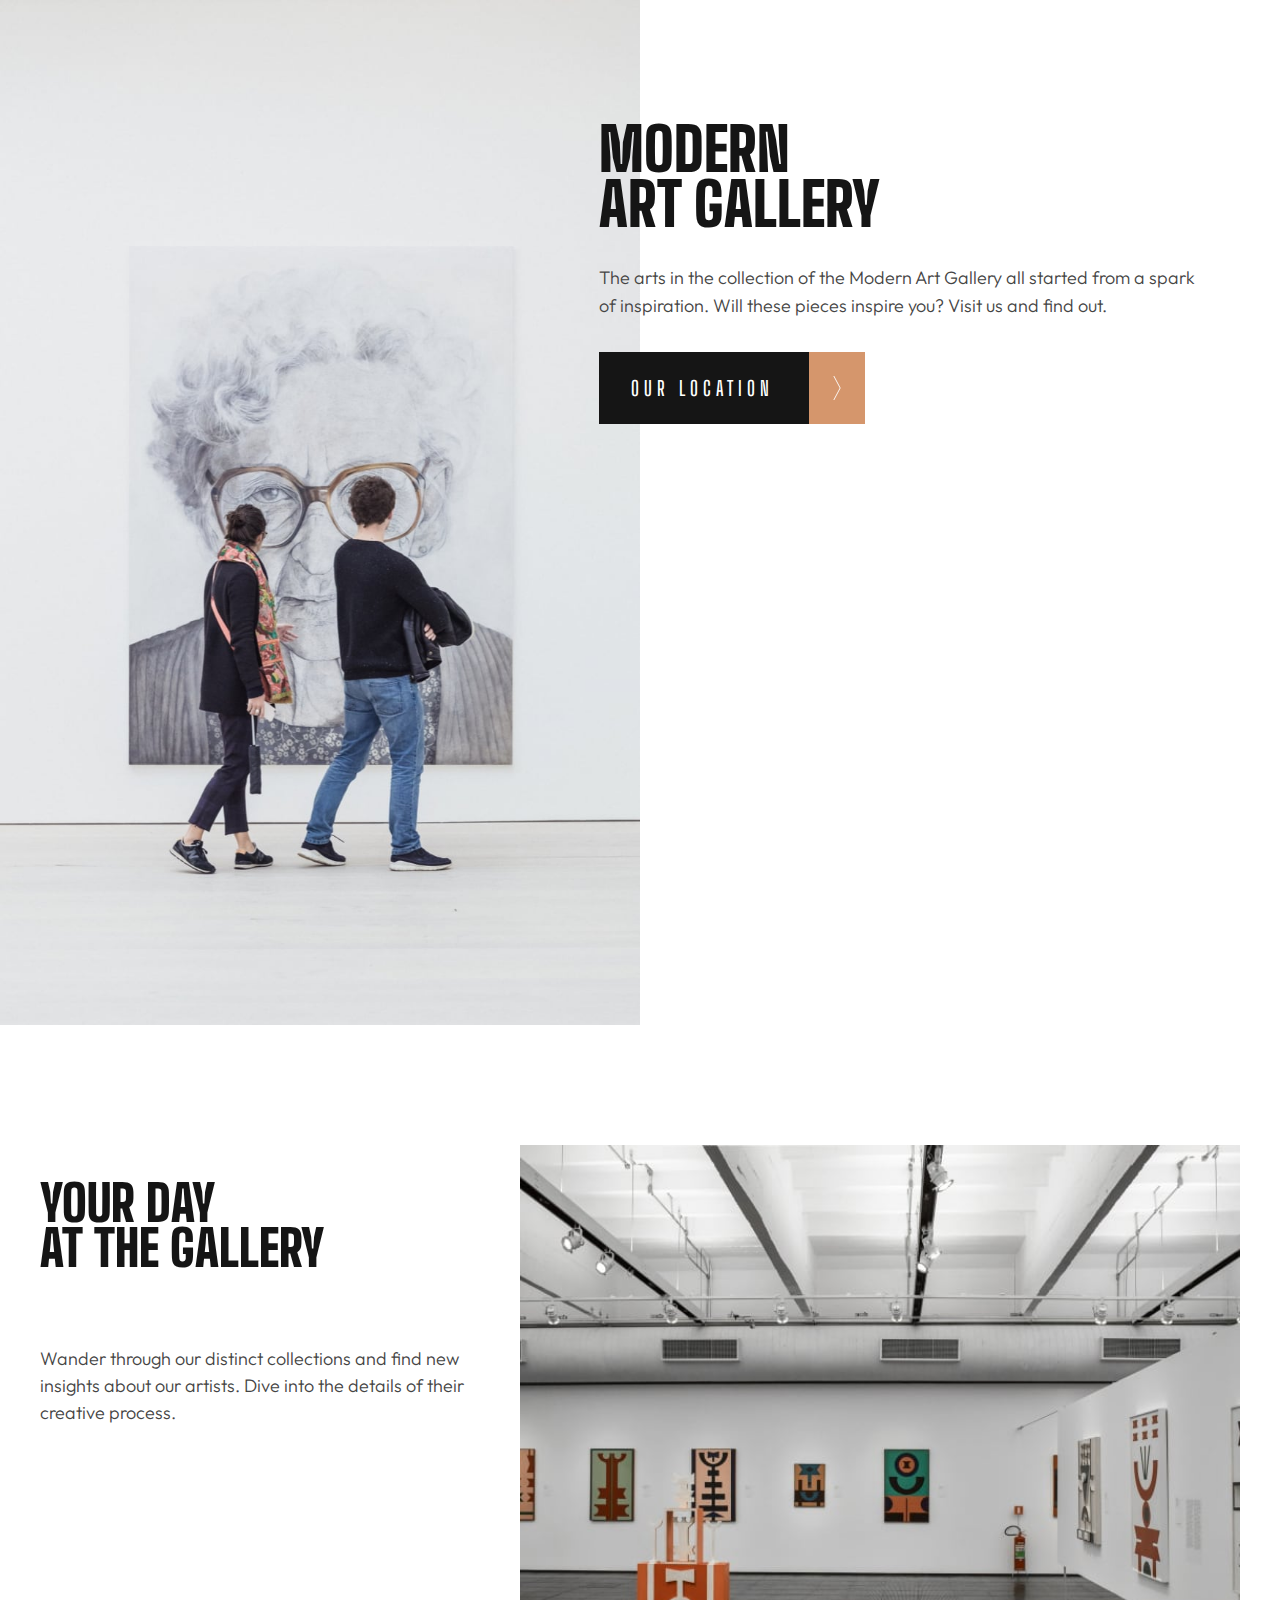
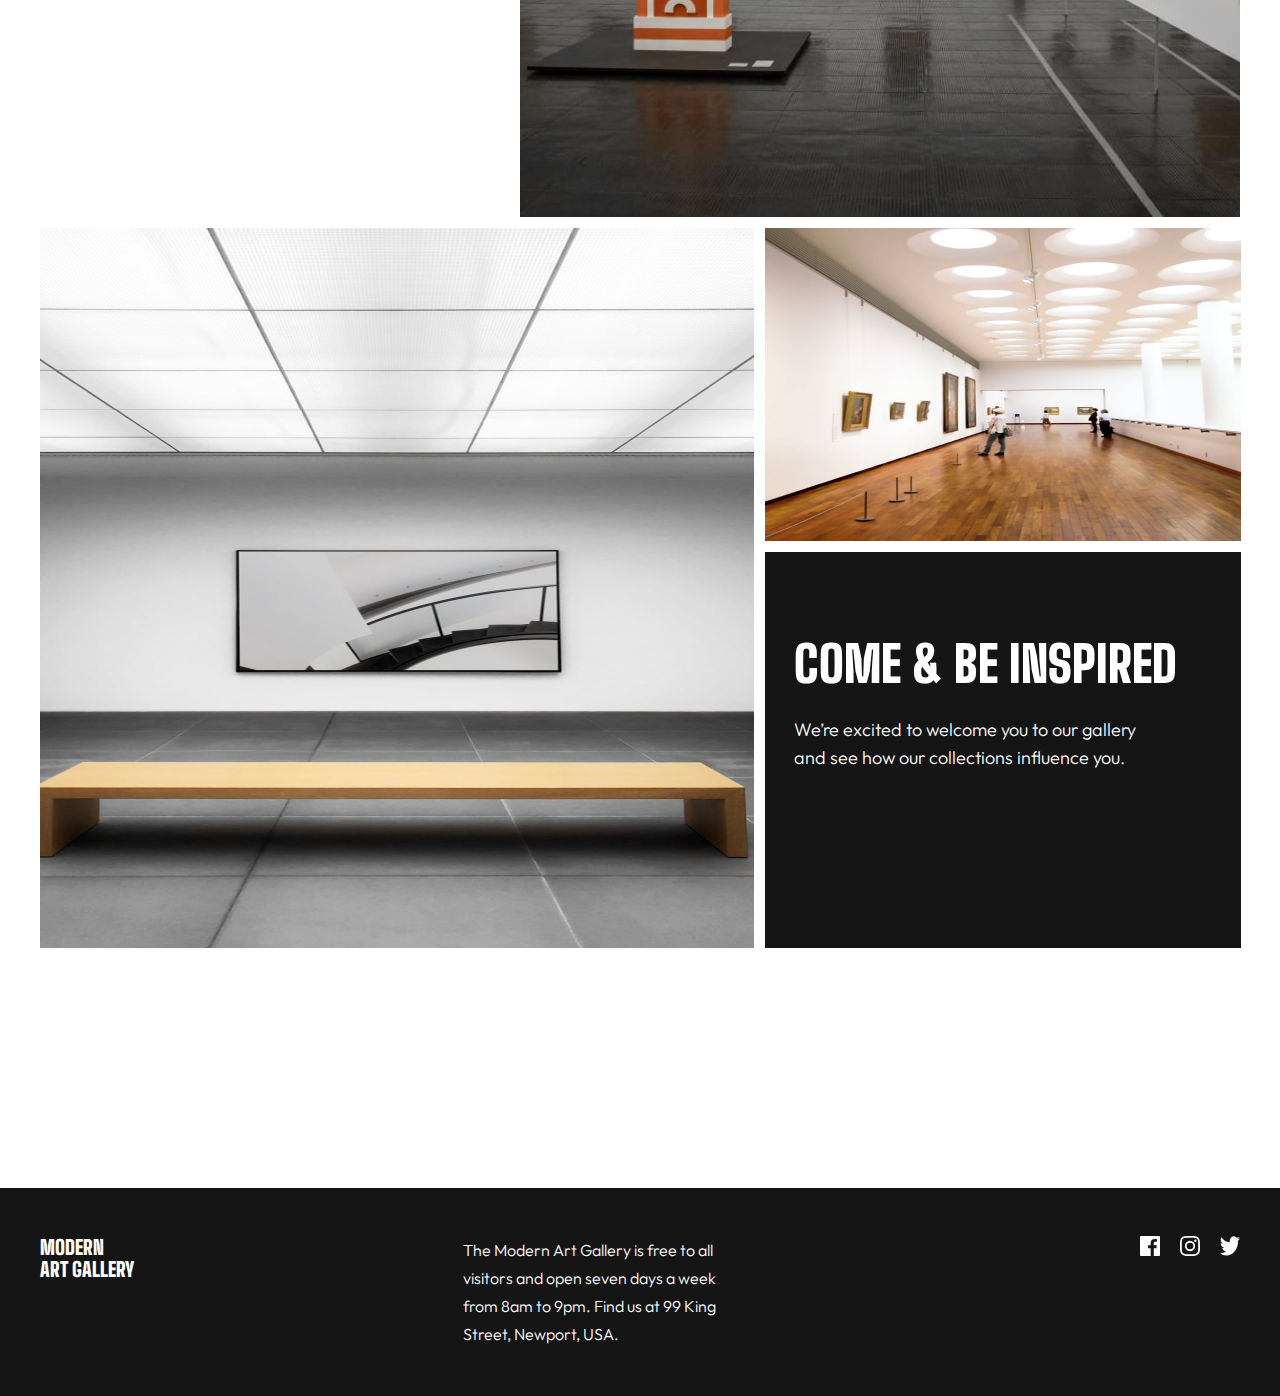
<file: index.html>
<!DOCTYPE html>
<html lang="en">
<head>
  <meta charset="UTF-8">
  <meta name="viewport" content="width=device-width, initial-scale=1.0">

  <link rel="icon" type="image/png" sizes="32x32" href="./assets/favicon-32x32.png">
  <link rel="stylesheet" href="./assets/styles.css">
  <title>Frontend Mentor | Art gallery website</title>
</head>
<body>
  <section class="hero">
      <img class="hero-image" src="./assets/mobile/image-hero@2x.jpg" alt="people looking at painting">
      <div>
         <h1>Modern</br> Art Gallery</h1>
        <p>
        The arts in the collection of the Modern Art Gallery all started 
        from a spark of inspiration. Will these pieces inspire you? Visit 
        us and find out.</p>
        <a href="./location.html"> <span>Our location </span>  <img src="./assets/icon-arrow-right.svg" alt="right-arrow"> </a>
      </div>
     
  </section>

<section class="day-gallery">
  <img src="./assets/mobile/image-grid-1@2x.jpg">
  <h2>Your day </br> at the gallery</h2>
  <p>Wander through our distinct collections and find new insights about 
    our artists. Dive into the details of their creative process.</p>
   
</section>

<section class="come-and-be-inspired">
  <img  class="left-image" src="./assets/mobile/image-grid-2@2x.jpg" alt="gallery with a picture and bench">
  <img class="right-top-image" src="./assets/mobile/image-grid-3@2x.jpg" alt="people in a hall">
  <div class="black-card">
    <h2>Come & Be inspired </h2>
    <p>We’re excited to welcome you to our gallery and see how our collections 
      influence you.</p>
  </div>  

</section>
<footer>
  <h3> Modern </br> Art Gallery</h3>
  <p> The Modern Art Gallery is free to all visitors and open seven days a week 
    from 8am to 9pm. Find us at 99 King Street, Newport, USA.</p>
  <div>
  <img src="./assets/icon-facebook.svg" alt=""> 
  <img src="./assets/icon-instagram.svg" alt="">
  <img src="./assets/icon-twitter.svg" alt="">
  </div>
</footer>
</body>
</html>
</file>
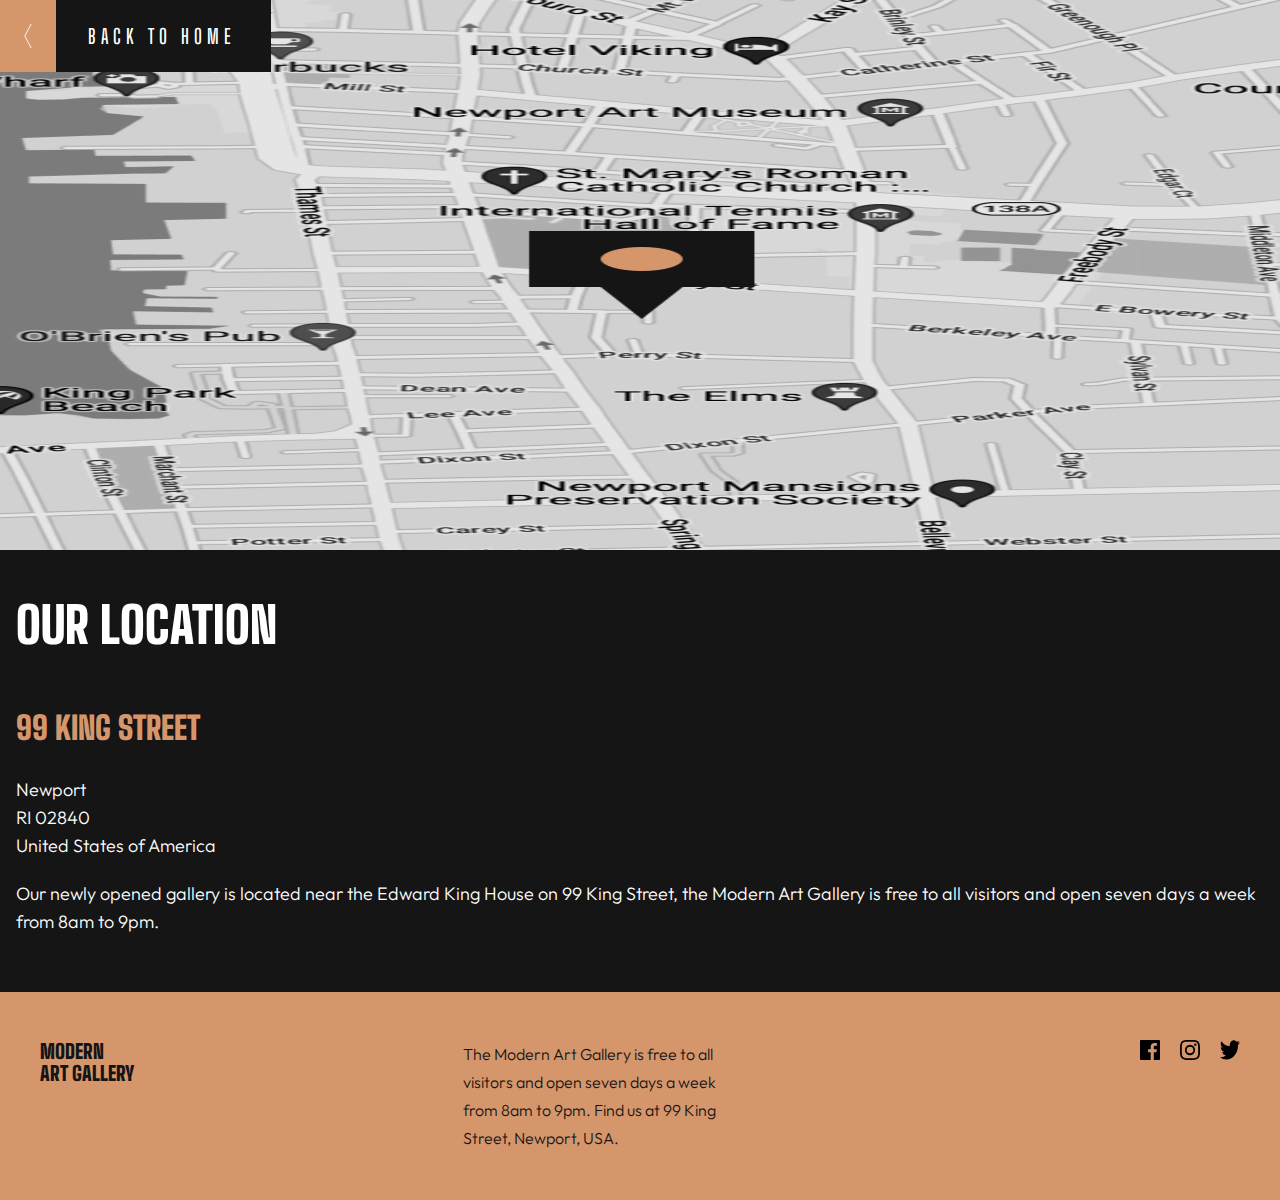
<file: location.html>
<!DOCTYPE html>
<html lang="en">
<head>
  <meta charset="UTF-8">
  <meta name="viewport" content="width=device-width, initial-scale=1.0">

  <link rel="icon" type="image/png" sizes="32x32" href="./assets/favicon-32x32.png">
  <link rel="stylesheet" href="./assets/styles.css">
  <title>Frontend Mentor | Art gallery website</title>
</head>
<body>
  <section class="map">
    <a href="./index.html" ><img src="./assets/icon-arrow-left.svg" alt="right-arrow"> <span>  Back to Home </span>   </a>
    <img src="./assets/mobile/image-map@2x.png" alt="location image" class="map-img">
  </section>
  <section class="location">
    <h2>Our location</h2>
    <h3>99 King Street</h3>
    <p class="address"> Newport </br>
      RI 02840 </br>
      United States of America</p>
      <p>
        Our newly opened gallery is located near the Edward King House on 99 King 
        Street, the Modern Art Gallery is free to all visitors and open seven days 
        a week from 8am to 9pm.
      </p>
  </section>
  <footer class="location-footer" >
    <h3> Modern </br> Art Gallery</h3>
  <p> The Modern Art Gallery is free to all visitors and open seven days a week 
    from 8am to 9pm. Find us at 99 King Street, Newport, USA.</p>
  <div>
  <img src="./assets/icon-facebook.svg" alt=""> 
  <img src="./assets/icon-instagram.svg" alt="">
  <img src="./assets/icon-twitter.svg" alt="">
  </div>
  </footer>
  <!-- Back to Home

  Our location

  99 King Street
  Newport
  RI 02840
  United States of America

  Our newly opened gallery is located near the Edward King House on 99 King 
  Street, the Modern Art Gallery is free to all visitors and open seven days 
  a week from 8am to 9pm.

  Modern Art Gallery

  The Modern Art Gallery is free to all visitors and open seven days a week 
  from 8am to 9pm. Find us at 99 King Street, Newport, USA. -->

</body>
</html>
</file>
<file: assets/styles.css>
/* Fonts */
@import url('https://fonts.googleapis.com/css2?family=Big+Shoulders+Display:wght@100;200;300;400;500;600;700;800;900&family=Outfit:wght@100;200;300;400;500;600;700&display=swap');
/* Mobile small device  */
@media screen and (min-width: 150px) {
  * {
    margin: 0;
  }
  body {
    background: #ffffff;
    font-family: 'Outfit', sans-serif;
    font-weight: 300;
  }
  h1 {
    margin: 32px 16px;
  }
  h1,
  h2,
  h3 {
    font-family: 'Big Shoulders Display', cursive;
    font-weight: 900;
    font-size: 60px;
    line-height: 55px;
    text-transform: uppercase;
    color: #151515;
  }

  section img {
    height: auto;
    width: 100%;
  }
  p {
    color: #444444;
    font-style: normal;
    font-weight: 300;
    font-size: 18px;
    line-height: 28px;
  }
  .hero p {
    margin: 32px 16px;
  }
  a {
    text-decoration: none;
    margin: 0px 16px 120px;
    display: flex;
  }
  a span {
    background: #151515;
    color: white;
    font-family: 'Big Shoulders Display';
    font-style: normal;
    font-weight: 600;
    font-size: 20px;
    letter-spacing: 5px;
    /* line-height: 24px; */
    padding: 24px 35px 24px 32px;
    text-transform: uppercase;
  }
  a img {
    background-color: #d5966c;
    padding: 24px;
    align-self: center;
    height: 24px;
    width: 8px;
  }
  section.day-gallery {
    padding: 0px 16px;
  }

  section.day-gallery h2 {
    font-size: 50px;
    line-height: 45px;
    padding: 25px 0 21px;
  }

  section.day-gallery p {
    margin-bottom: 32px;
  }
  .margin-bottom-16 {
    margin-bottom: 16px;
  }

  section.come-and-be-inspired {
    margin: 0px 16px;
    color: #ffffff;
  }

  section .black-card {
    background-color: #151515;
    color: #ffffff;
  }

  section.come-and-be-inspired h2 {
    padding: 48px 24px 24px;
    color: #ffffff;
  }

  section.come-and-be-inspired p {
    padding: 0px 24px 47px;
    color: #ffffff;
  }
  section.come-and-be-inspired .left-image,
  .right-top-image {
    padding-bottom: 16px;
  }
  section.map {
    margin: 0;
    height: 550px;
  }
  section.map .map-img {
    height: 550px;
  }
  section.map a {
    position: absolute;
    margin: 0;
  }

  section.location {
    background-color: #151515;
    margin: 0;
  }

  section.location h2 {
    color: #ffffff;
    padding: 48px 16px;
    font-size: 50px;
  }

  section.location h3 {
    color: #d5966c;
    font-size: 32px;
    padding: 0px 16px;
  }

  section.location p {
    color: #ffffff;
    padding: 20px 16px 56px;
  }

  section.location p.address {
    padding-bottom: 0px;
  }

  footer {
    background-color: #151515;
    margin-top: 120px;
    padding: 48px 32px;
  }

  footer h3,
  footer p {
    color: #ffffff;
  }

  footer h3 {
    font-size: 22px;
    line-height: 22px;
  }
  footer p {
    padding: 38px 0px;
  }
  footer img {
    margin-right: 20px;
  }

  footer.location-footer {
    margin-top: 0px;
    background-color: #d5966c;
    color: #151515;
  }

  footer.location-footer h3,
  footer.location-footer p {
    color: #151515;
  }
  footer.location-footer img {
    filter: invert();
  }
}
/* TABLET device  */
@media screen and (min-width: 768px) {
  .hero {
    display: flex;
  }
  .hero-image {
    content: url(./tablet/image-hero@2x.jpg);
    height: auto;
    width: 50%;
  }
  .hero div {
    position: relative;
    right: 57px;
    top: 90px;
  }

  section.day-gallery {
    margin: 120px 40px 0px 40px;
    padding: 0;
    display: grid;
    grid-template-columns: 40% 60%;
    grid-template-rows: 200px;
  }

  section.day-gallery img {
    grid-column: 2/3;
    grid-row: 1/3;
  }

  section.day-gallery h2 {
    grid-column: 1/2;
    padding: 36px 0px 24px;
  }

  section.day-gallery p {
    grid-column: 1/2;
    margin-top: 0px;
    padding-right: 50px;
    line-height: 1.5;
  }

  section.come-and-be-inspired {
    display: grid;
    grid-template-columns: 60% 40%;
    grid-template-rows: 324px 396px;
    padding: 11px 40px 120px;
    box-sizing: border-box;
    column-gap: 11px;
    margin: 0;
    margin-right: 10px;
  }

  section.come-and-be-inspired .left-image {
    content: url(./tablet/image-grid-2@2x.jpg);
    grid-column: 1/2;
    grid-row: 1/3;
    height: 720px;
  }
  section.come-and-be-inspired .right-top-image {
    content: url(./tablet/image-grid-3@2x.jpg);
    grid-column: 2/3;
    grid-row: 1/2;
    height: 313px;
  }
  section.come-and-be-inspired .black-card {
    padding: 85px 28px 85px 29px;
    grid-column: 2/3;
    grid-row: 2/3;
  }

  section.come-and-be-inspired .black-card h2 {
    font-size: 50px;
    padding: 0px 0px 24px 0px;
  }

  section.come-and-be-inspired .black-card p {
    padding: 0px 43px 0px 0px;
  }

  footer {
    display: flex;
    flex-wrap: nowrap;
    justify-content: space-between;
    padding: 48px 40px;
  }

  footer h3 {
    display: flex;
    font-size: 20px;
    width: 119px;
  }

  footer p {
    padding: 0px 157px 0px 64.5px;
    width: 281px;
    font-size: 16px;
  }
  footer div {
    display: flex;
    width: 100px;
  }
  footer div img {
    height: 20px;
    width: 20px;
  }
  footer div img:last-child {
    margin-right: 0px;
  }
}
</file>
